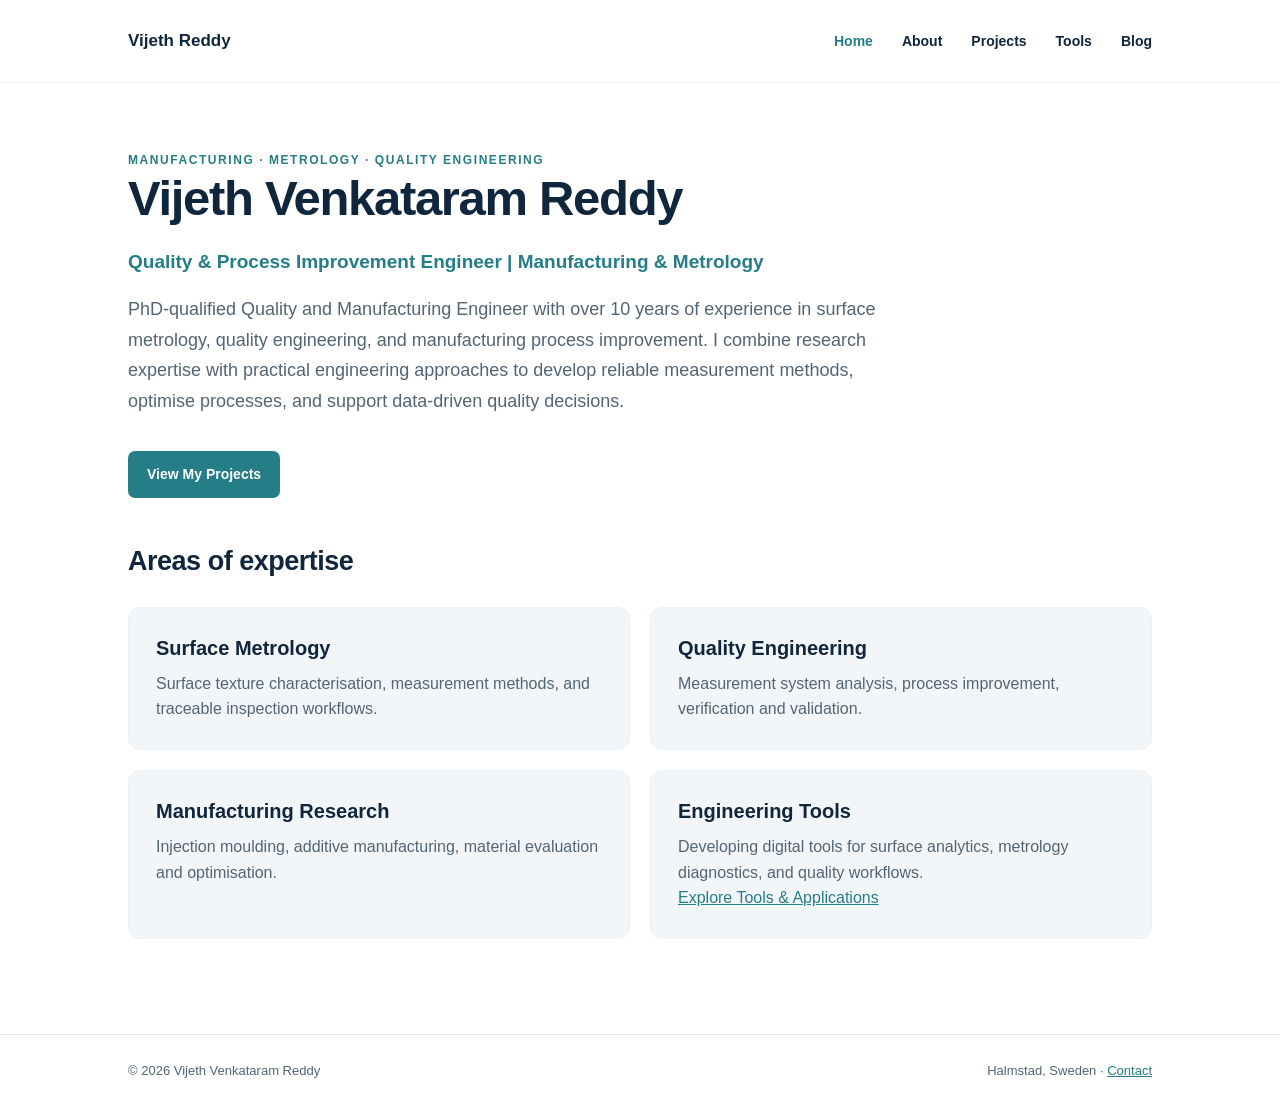
<file: index.html>
<!doctype html><html lang="en"><head><meta charset="utf-8"><meta name="viewport" content="width=device-width,initial-scale=1"><meta name="description" content="Vijeth Venkataram Reddy — quality engineering, surface metrology, manufacturing research, and engineering tools."><title>Vijeth Venkataram Reddy</title><link rel="stylesheet" href="style.css"></head><body data-page="home"><div id="header"></div><main class="container main" id="main"></main><div id="footer"></div><script src="app.js?v=intros-20261119" defer></script></body></html>
</file>
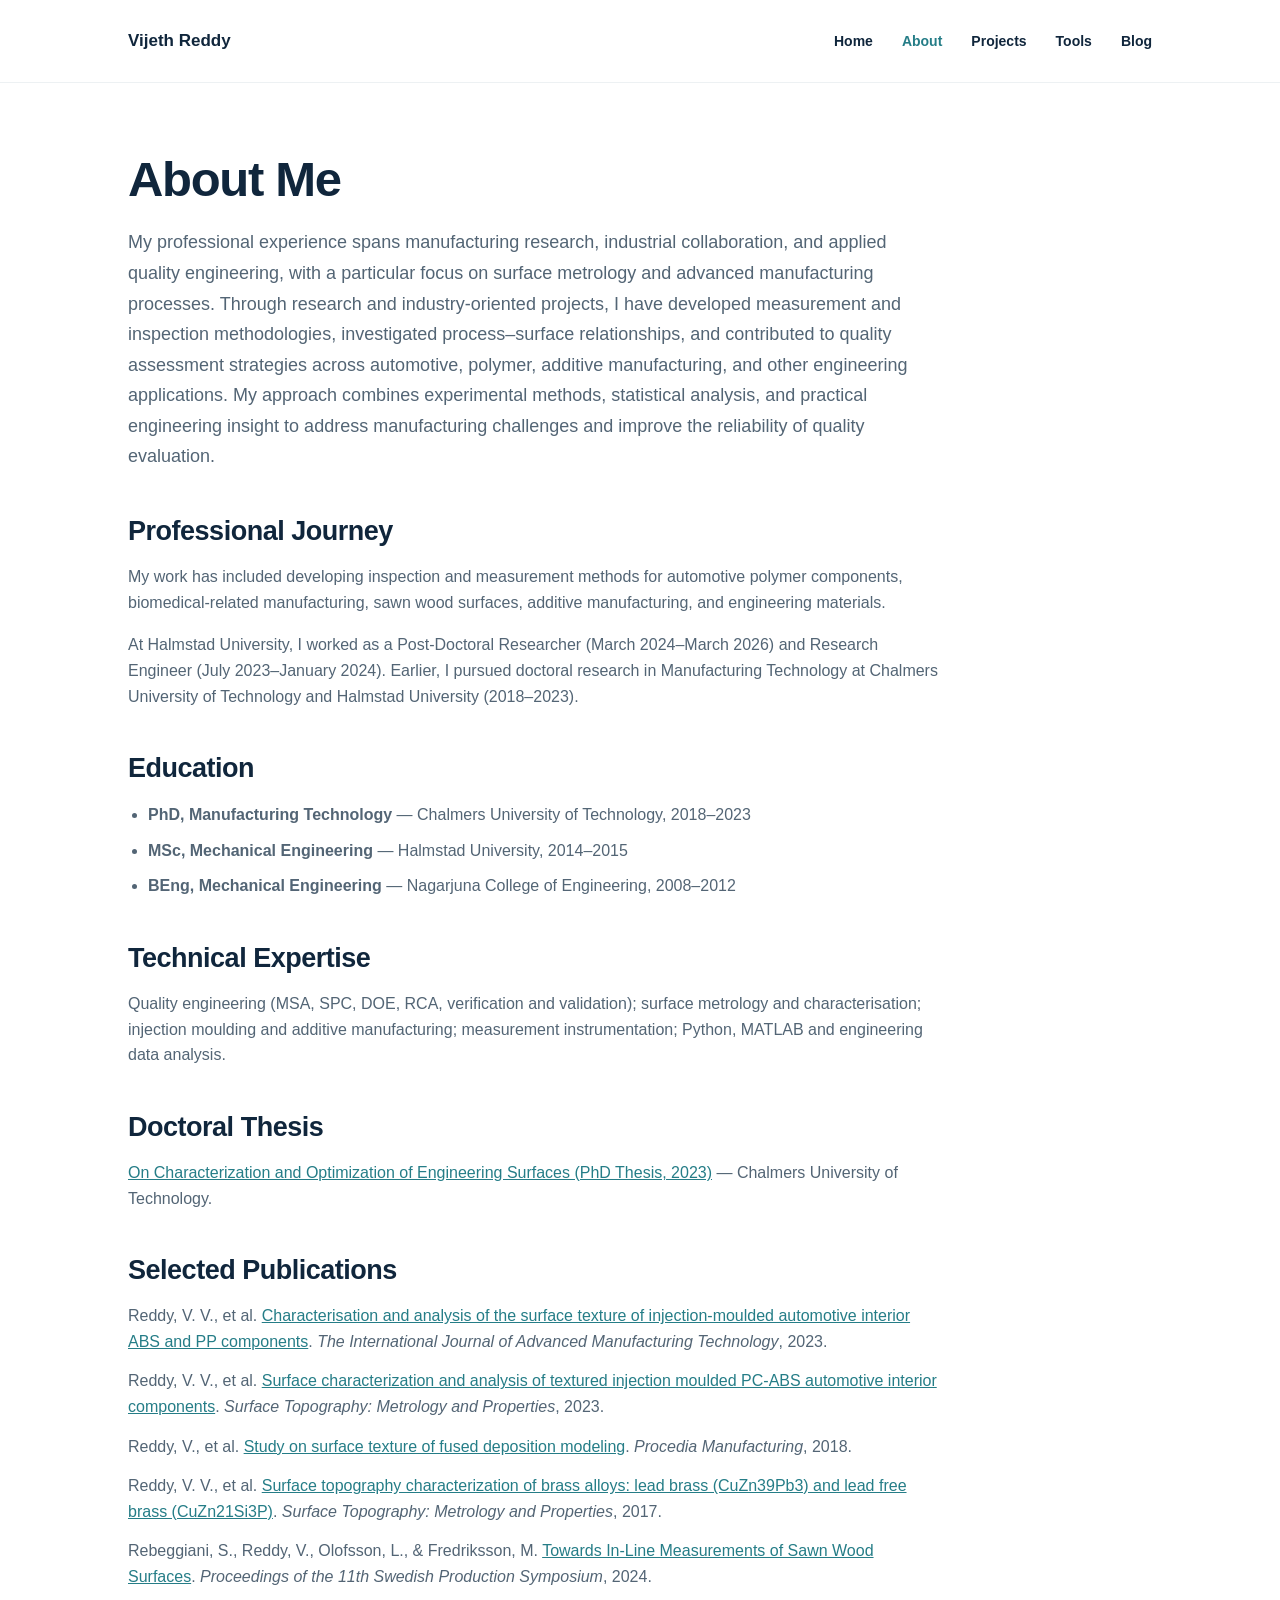
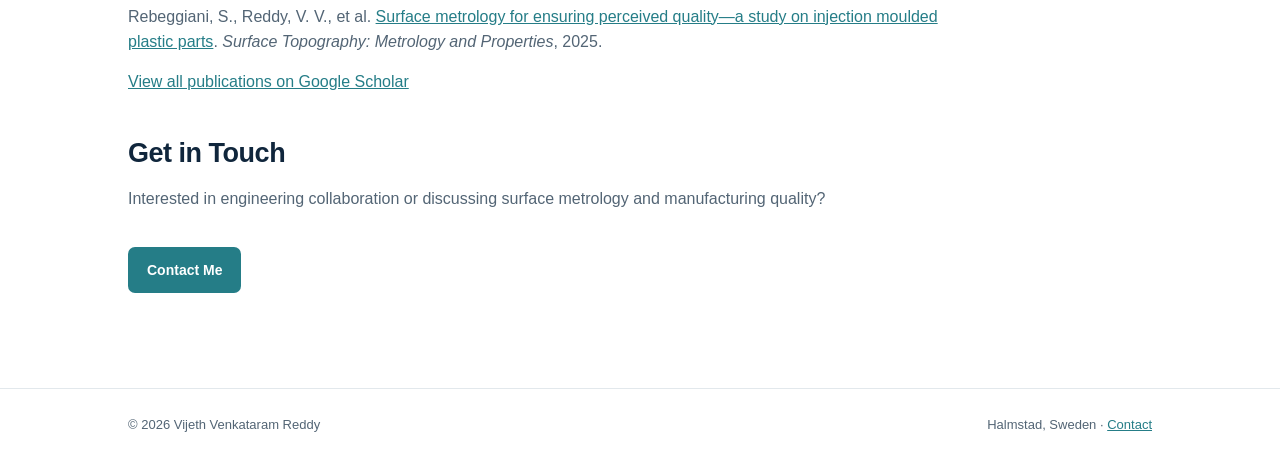
<file: about.html>
<!doctype html><html lang="en"><head><meta charset="utf-8"><meta name="viewport" content="width=device-width,initial-scale=1"><meta name="description" content="Vijeth Venkataram Reddy — quality engineering, surface metrology, manufacturing research, and engineering tools."><title>About | Vijeth Reddy</title><link rel="stylesheet" href="style.css"></head><body data-page="about"><div id="header"></div><main class="container main" id="main"></main><div id="footer"></div><script src="app.js?v=intros-20261119" defer></script></body></html>
</file>
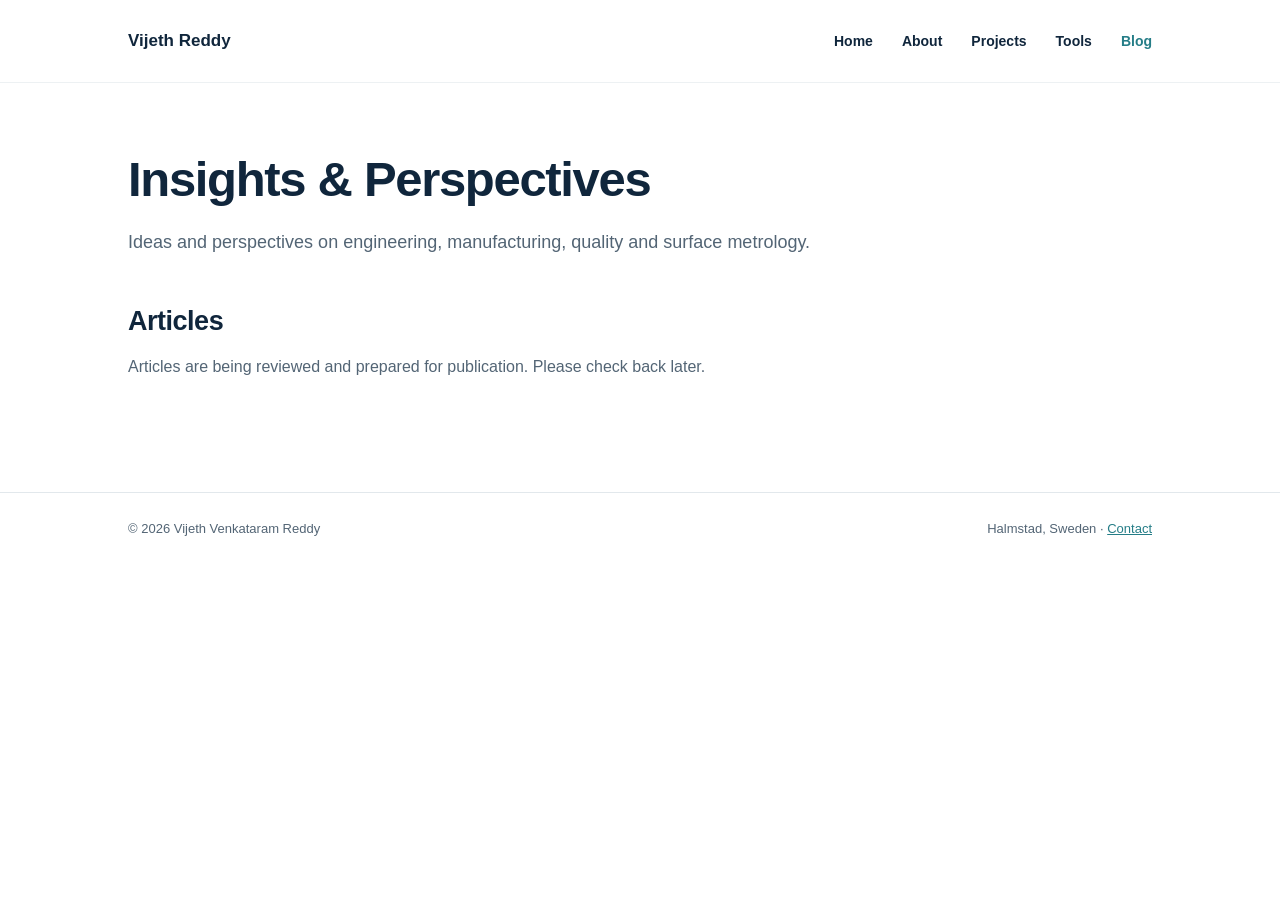
<file: blog.html>
<!doctype html><html lang="en"><head><meta charset="utf-8"><meta name="viewport" content="width=device-width,initial-scale=1"><meta name="description" content="Vijeth Venkataram Reddy — quality engineering, surface metrology, manufacturing research, and engineering tools."><title>Blog | Vijeth Reddy</title><link rel="stylesheet" href="style.css"></head><body data-page="blog"><div id="header"></div><main class="container main" id="main"></main><div id="footer"></div><script src="app.js?v=editor-1" defer></script></body></html>
</file>
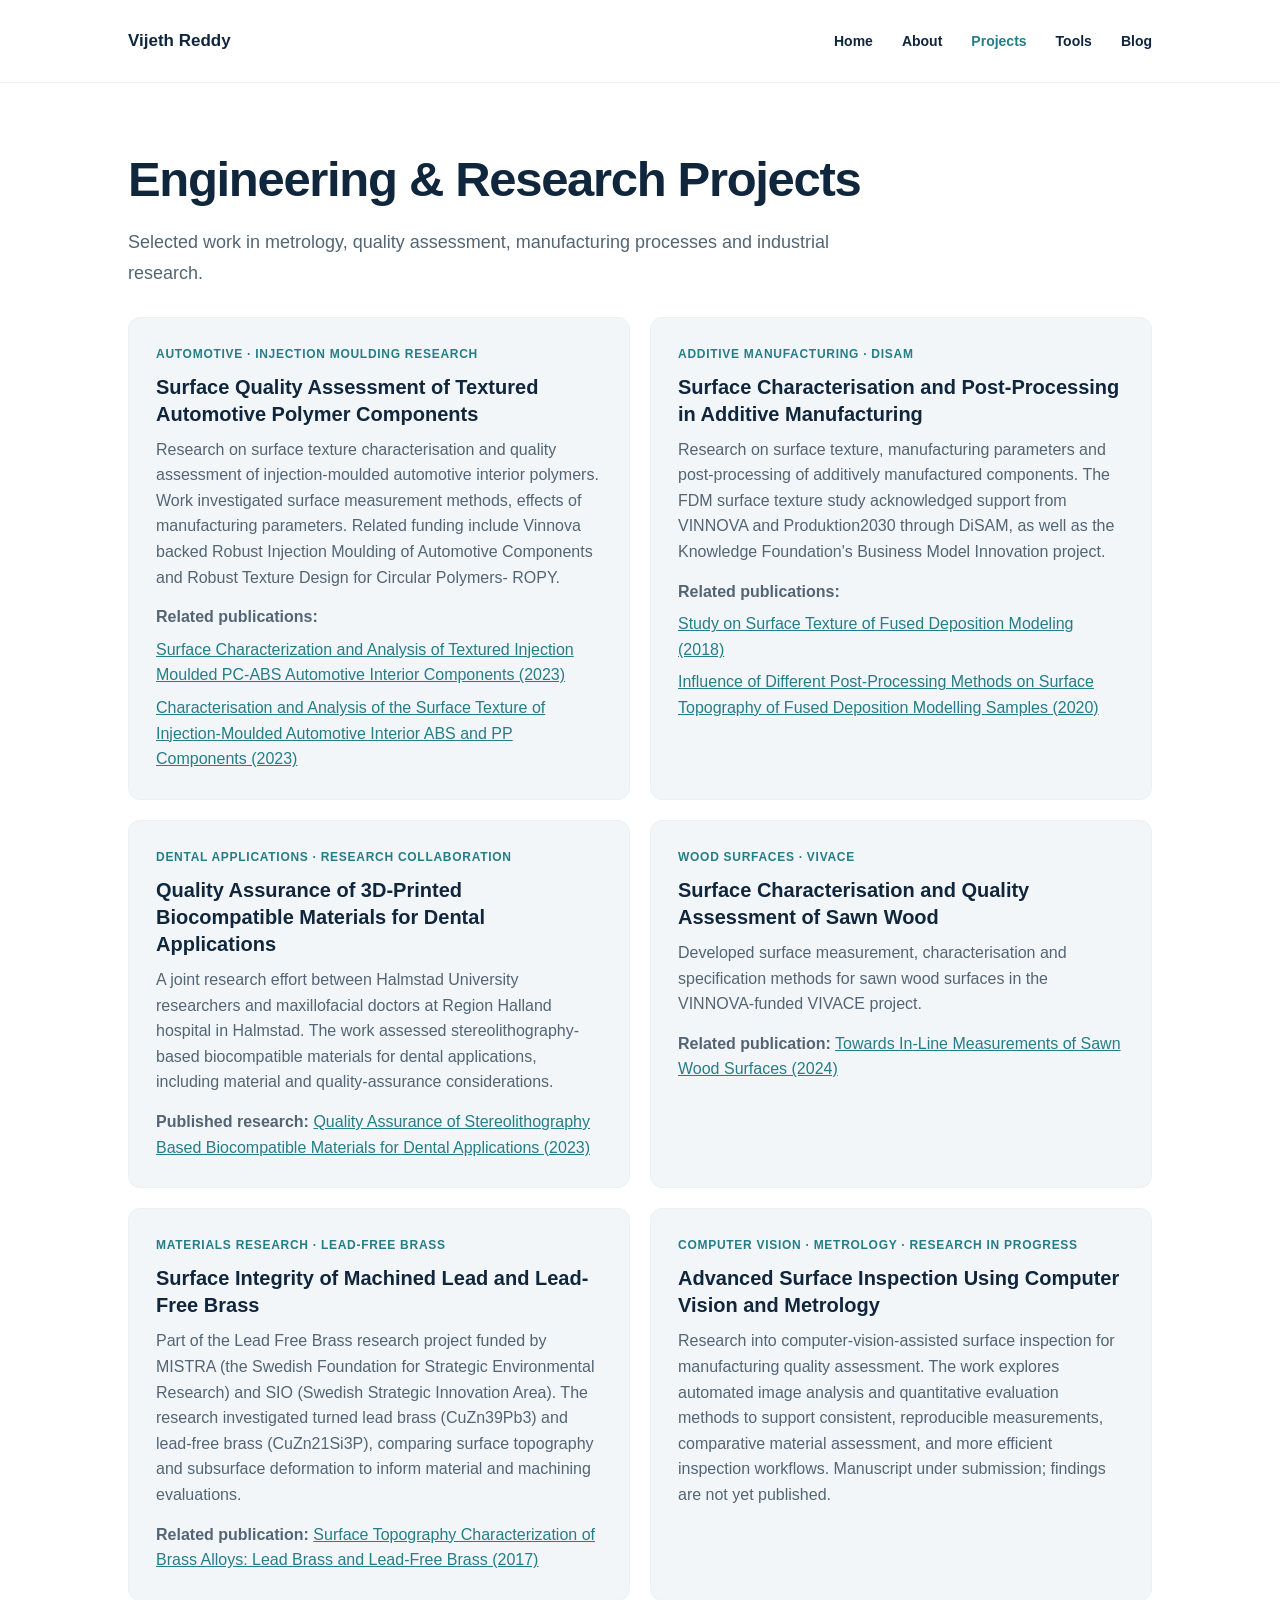
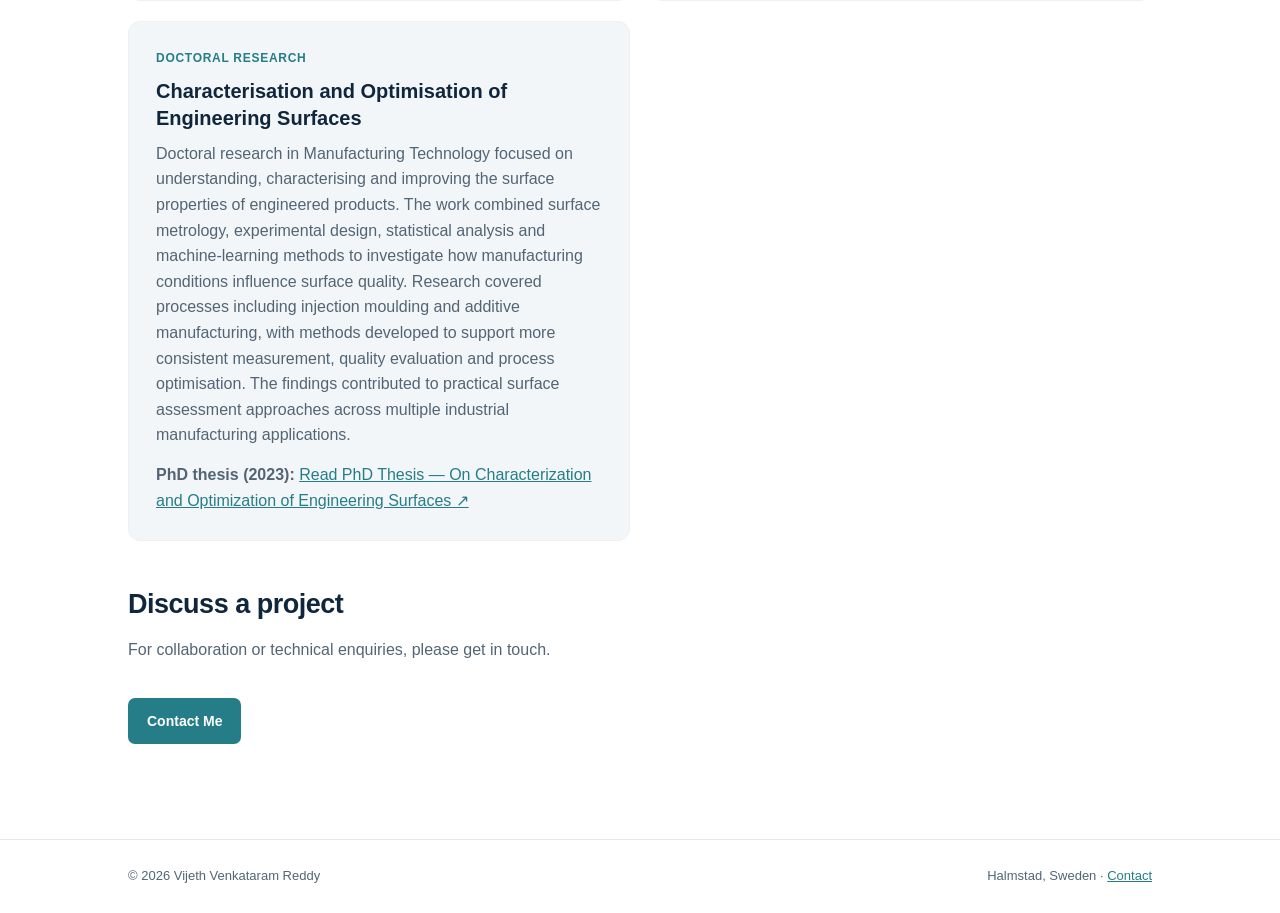
<file: projects.html>
<!doctype html><html lang="en"><head><meta charset="utf-8"><meta name="viewport" content="width=device-width,initial-scale=1"><meta name="description" content="Vijeth Venkataram Reddy — quality engineering, surface metrology, manufacturing research, and engineering tools."><title>Projects | Vijeth Reddy</title><link rel="stylesheet" href="style.css"></head><body data-page="projects"><div id="header"></div><main class="container main" id="main"></main><div id="footer"></div><script src="app.js?v=doctoral-update-20261119" defer></script></body></html>
</file>
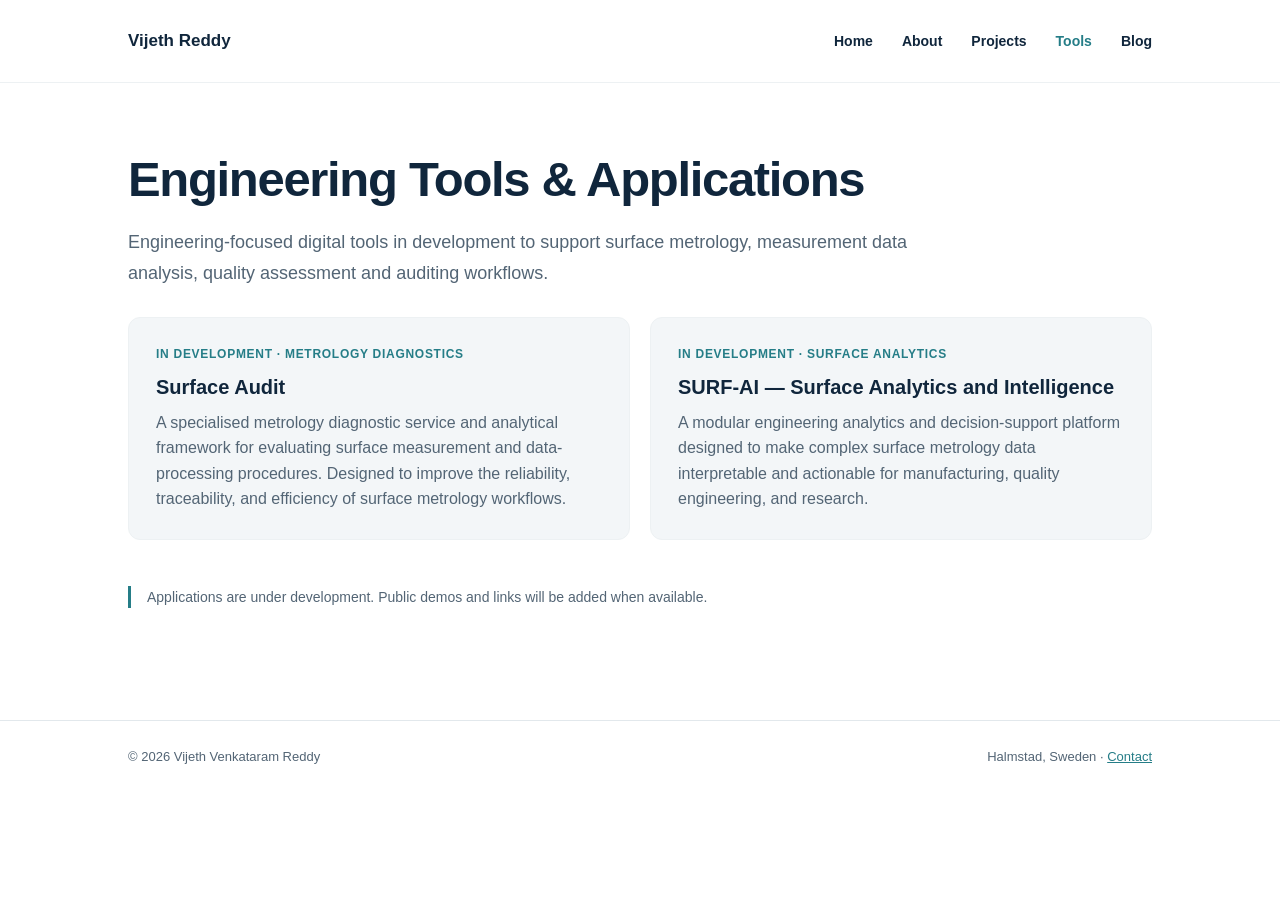
<file: tools.html>
<!doctype html><html lang="en"><head><meta charset="utf-8"><meta name="viewport" content="width=device-width,initial-scale=1"><meta name="description" content="Vijeth Venkataram Reddy — quality engineering, surface metrology, manufacturing research, and engineering tools."><title>Tools | Vijeth Reddy</title><link rel="stylesheet" href="style.css"></head><body data-page="tools"><div id="header"></div><main class="container main" id="main"></main><div id="footer"></div><script src="app.js?v=editor-1" defer></script></body></html>
</file>
<file: style.css>
:root{--navy:#10263c;--teal:#257d87;--slate:#536575;--light:#f3f6f8;--line:#e2e8ec}*{box-sizing:border-box}html{scroll-behavior:smooth}body{margin:0;background:#fff;color:var(--navy);font-family:Inter,-apple-system,BlinkMacSystemFont,"Segoe UI",Arial,sans-serif;line-height:1.6}a{color:var(--teal)}.container{max-width:1120px;padding:0 48px;margin:0 auto}.nav{border-bottom:1px solid #edf1f3;background:white}.nav-inner{min-height:82px;display:flex;align-items:center;justify-content:space-between;gap:20px}.brand{font-size:17px;font-weight:700;color:var(--navy);text-decoration:none}.nav-links{display:flex;gap:29px;align-items:center}.nav-links a{text-decoration:none;color:var(--navy);font-size:14px;font-weight:550}.nav-links a:hover,.nav-links a[aria-current=page]{color:var(--teal)}.menu-button{display:none;background:white;border:1px solid var(--line);border-radius:7px;color:var(--navy);padding:8px 12px;font-size:14px}.main{padding-top:68px;padding-bottom:95px}.narrow{max-width:810px}.eyebrow{text-transform:uppercase;letter-spacing:.13em;color:var(--teal);font-size:12px;font-weight:750}h1{font-size:clamp(32px,4vw,49px);line-height:1.17;letter-spacing:-.027em;margin:0 0 19px;font-weight:650}h2{font-size:27px;line-height:1.3;letter-spacing:-.018em;margin:42px 0 15px}h3{font-size:20px;line-height:1.35;margin:0 0 9px}p{color:var(--slate);margin:0 0 17px}p.lead{font-size:18px;max-width:780px;line-height:1.7}.subtitle{color:var(--teal);font-size:19px;font-weight:620;margin-bottom:17px}.button{display:inline-flex;text-decoration:none;color:white;background:var(--teal);padding:12px 19px;border-radius:7px;font-size:14px;font-weight:650;margin-top:18px}.button:hover{background:#1a626b}.cards{display:grid;grid-template-columns:repeat(2,minmax(0,1fr));gap:20px;margin-top:28px}.card{background:var(--light);border:1px solid #edf1f3;border-radius:12px;padding:27px}.card p{margin-bottom:0}.card .tag{font-size:12px;font-weight:750;color:var(--teal);text-transform:uppercase;letter-spacing:.06em;margin-bottom:10px}.section{margin-top:46px}.list{padding-left:20px;color:var(--slate)}.list li{margin-bottom:10px}.pub{margin-bottom:14px}.footer{border-top:1px solid var(--line);padding:26px 0;color:var(--slate);font-size:13px}.footer .container{display:flex;gap:12px;justify-content:space-between;flex-wrap:wrap}.placeholder{font-size:14px;border-left:3px solid var(--teal);padding-left:16px}@media(max-width:700px){.container{padding:0 22px}.nav-inner{min-height:72px;flex-wrap:wrap}.menu-button{display:block}.nav-links{display:none;width:100%;flex-direction:column;align-items:stretch;gap:0;padding-bottom:15px}.nav-links.open{display:flex}.nav-links a{padding:12px 0;border-top:1px solid var(--line)}.main{padding-top:48px;padding-bottom:70px}h1{font-size:35px}h2{font-size:24px}p.lead{font-size:16px}.subtitle{font-size:17px}.cards{grid-template-columns:1fr}.card{padding:21px}.footer .container{display:block}}
</file>
